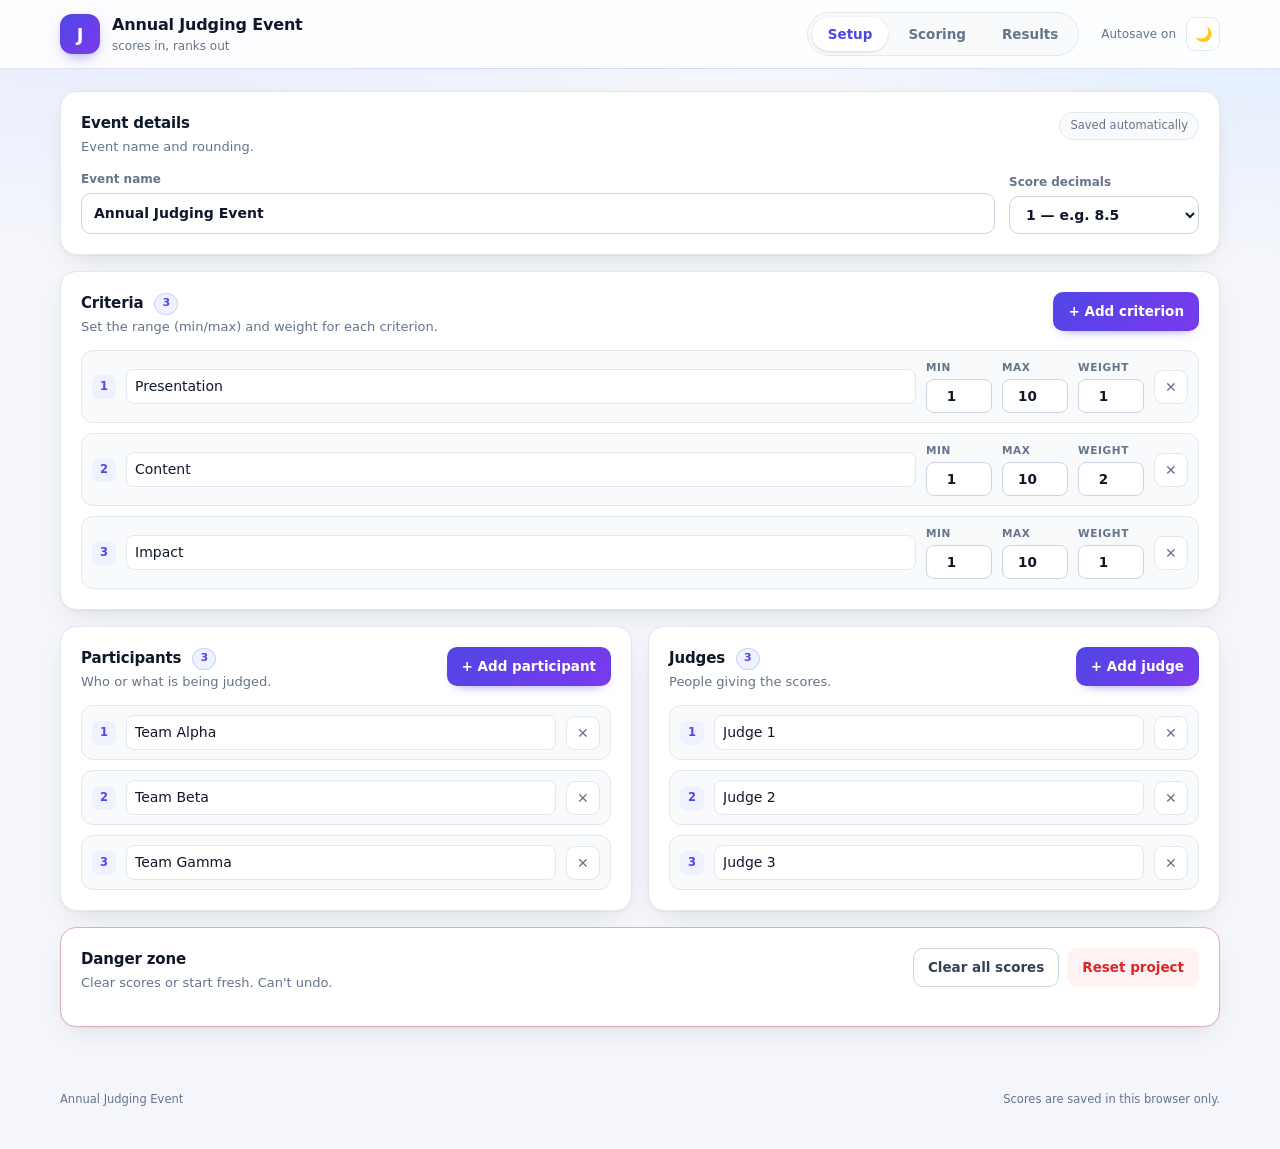
<file: index.html>
<!DOCTYPE html>
<html lang="en">
<head>
  <meta charset="utf-8" />
  <meta name="viewport" content="width=device-width, initial-scale=1" />
  <title>Judging Tool</title>
  <meta name="description" content="Judges enter scores for each criterion; totals and ranks update automatically." />
  <link rel="icon" href="data:image/svg+xml,<svg xmlns='http://www.w3.org/2000/svg' viewBox='0 0 64 64'><rect width='64' height='64' rx='14' fill='%234f46e5'/><text x='32' y='45' font-size='36' font-family='Segoe UI,Arial' font-weight='700' text-anchor='middle' fill='white'>J</text></svg>" />
  <link rel="stylesheet" href="styles.css" />
</head>
<body>
  <header class="topbar">
    <div class="topbar-inner">
      <div class="brand">
        <div class="logo" aria-hidden="true">J</div>
        <div class="brand-text">
          <h1 id="brandTitle">Judging Tool</h1>
          <p class="tagline">scores in, ranks out</p>
        </div>
      </div>
      <nav class="tabs" role="tablist" aria-label="Sections">
        <button class="tab active" data-tab="setup" role="tab" aria-selected="true" type="button">Setup</button>
        <button class="tab" data-tab="scoring" role="tab" aria-selected="false" type="button">Scoring</button>
        <button class="tab" data-tab="results" role="tab" aria-selected="false" type="button">Results</button>
      </nav>
      <div class="topbar-actions">
        <span id="saveState" class="save-state">Autosave on</span>
        <button id="themeToggle" class="icon-btn" type="button" aria-label="Toggle theme">🌙</button>
      </div>
    </div>
  </header>

  <main>
    <!-- setup -->
    <section id="panel-setup" class="tab-panel active" role="tabpanel" aria-label="Setup">
      <div class="panel">
        <div class="panel-head">
          <div>
            <h2>Event details</h2>
            <p class="sub">Event name and rounding.</p>
          </div>
          <span class="panel-note">Saved automatically</span>
        </div>
        <div class="field-row">
          <label class="field grow">
            <span>Event name</span>
            <input id="eventName" type="text" maxlength="80" placeholder="e.g. Annual Design Challenge" />
          </label>
          <label class="field">
            <span>Score decimals</span>
            <select id="decimals">
              <option value="0">0 — whole numbers</option>
              <option value="1">1 — e.g. 8.5</option>
              <option value="2">2 — e.g. 8.25</option>
            </select>
          </label>
        </div>
      </div>

      <div class="panel">
        <div class="panel-head">
          <div>
            <h2>Criteria <span class="count" id="criteriaCount">0</span></h2>
            <p class="sub">Set the range (min/max) and weight for each criterion.</p>
          </div>
          <button id="addCriterion" class="btn" type="button">+ Add criterion</button>
        </div>
        <div id="criteriaList" class="list"></div>
      </div>

      <div class="cols-2">
        <div class="panel">
          <div class="panel-head">
            <div>
              <h2>Participants <span class="count" id="participantsCount">0</span></h2>
              <p class="sub">Who or what is being judged.</p>
            </div>
            <button id="addParticipant" class="btn" type="button">+ Add participant</button>
          </div>
          <div id="participantList" class="list"></div>
        </div>

        <div class="panel">
          <div class="panel-head">
            <div>
              <h2>Judges <span class="count" id="judgesCount">0</span></h2>
              <p class="sub">People giving the scores.</p>
            </div>
            <button id="addJudge" class="btn" type="button">+ Add judge</button>
          </div>
          <div id="judgeList" class="list"></div>
        </div>
      </div>

      <div class="panel danger-panel">
        <div class="panel-head">
          <div>
            <h2>Danger zone</h2>
            <p class="sub">Clear scores or start fresh. Can't undo.</p>
          </div>
          <div class="btn-row">
            <button id="clearAllScores" class="btn ghost" type="button">Clear all scores</button>
            <button id="resetProject" class="btn danger" type="button">Reset project</button>
          </div>
        </div>
      </div>
    </section>

    <!-- scoring -->
    <section id="panel-scoring" class="tab-panel" role="tabpanel" aria-label="Scoring">
      <div class="panel">
        <div class="panel-head">
          <div>
            <h2>Enter scores</h2>
            <p class="sub">Pick a judge and start entering scores. Totals/ranks update as you type.</p>
          </div>
          <button id="clearJudgeScores" class="btn ghost" type="button">Clear this judge</button>
        </div>
        <div id="judgeBar" class="judge-bar"></div>
        <div class="judge-progress-row">
          <p id="judgeProgress" class="judge-progress"></p>
          <span id="judgeProgressPct" class="judge-progress-pct">0%</span>
        </div>
        <div class="progress" aria-hidden="true"><span id="judgeProgressBar"></span></div>
      </div>

      <div class="panel">
        <div class="table-wrap">
          <table id="scoreTable" class="grid-table"></table>
        </div>
      </div>

      <p class="hint">Tip: Tab se next score field me jao. Ranks har score ke saath update hote hain.</p>
    </section>

    <!-- results -->
    <section id="panel-results" class="tab-panel" role="tabpanel" aria-label="Results">
      <div class="print-head">
        <h2 id="printTitle">Judging results</h2>
        <p id="printMeta"></p>
      </div>

      <div id="resultsStats" class="stats"></div>

      <div class="panel">
        <div class="panel-head">
          <div>
            <h2>Leaderboard</h2>
            <p class="sub">Average of all judges, weighted by each criterion.</p>
          </div>
          <div class="btn-row">
            <button id="exportCsv" class="btn" type="button">Export CSV</button>
            <button id="printBtn" class="btn ghost" type="button">Print / PDF</button>
          </div>
        </div>
        <div class="table-wrap">
          <table id="leaderboard" class="grid-table"></table>
        </div>
      </div>

      <div class="panel">
        <div class="panel-head">
          <div>
            <h2>Score breakdown</h2>
            <p class="sub">Average percentage per criterion.</p>
          </div>
        </div>
        <div class="table-wrap">
          <table id="breakdown" class="grid-table"></table>
        </div>
      </div>
    </section>
  </main>

  <footer class="app-footer">
    <span id="footerEvent">Judging Tool</span>
    <span>Scores are saved in this browser only.</span>
  </footer>

  <div id="toast" class="toast" role="status" aria-live="polite"></div>

  <script src="app.js"></script>
</body>
</html>
</file>
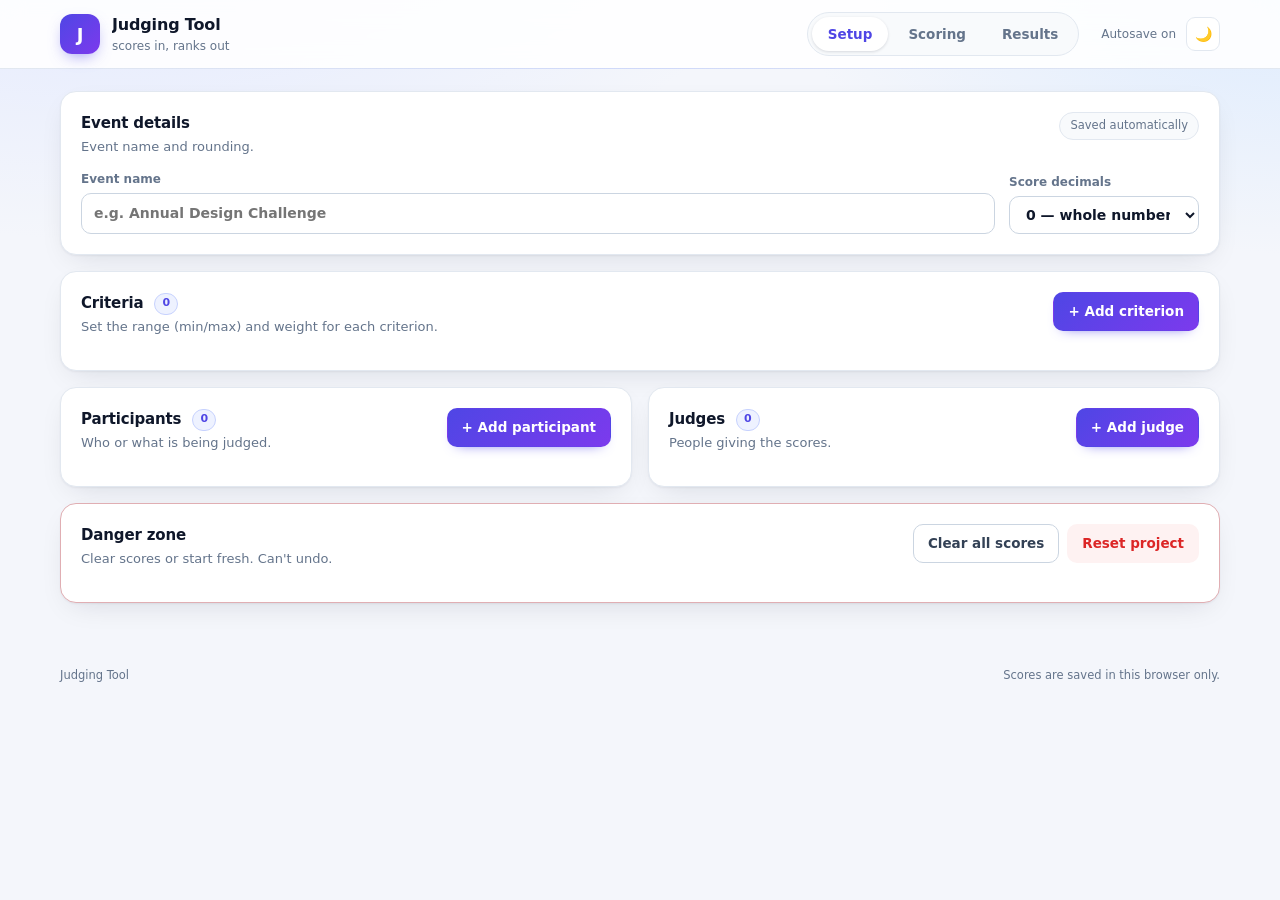
<file: live.html>
<!DOCTYPE html>
<html lang="en">
<head>
  <meta charset="utf-8" />
  <meta name="viewport" content="width=device-width, initial-scale=1" />
  <title>Judging Tool</title>
  <meta name="description" content="Judges enter scores for each criterion; totals and ranks update automatically." />
  <link rel="icon" href="data:image/svg+xml,<svg xmlns='http://www.w3.org/2000/svg' viewBox='0 0 64 64'><rect width='64' height='64' rx='14' fill='%234f46e5'/><text x='32' y='45' font-size='36' font-family='Segoe UI,Arial' font-weight='700' text-anchor='middle' fill='white'>J</text></svg>" />
  <style>
/* styles for the judging tool */

*,
*::before,
*::after {
  box-sizing: border-box;
}

:root {
  --bg: #f4f6fb;
  --bg-grad:
    radial-gradient(1100px 560px at 8% -12%, #e0e7ff 0%, transparent 62%),
    radial-gradient(900px 500px at 102% -4%, #dbeafe 0%, transparent 58%);
  --panel: #ffffff;
  --panel-2: #f8fafc;
  --text: #0f172a;
  --text-soft: #334155;
  --muted: #64748b;
  --line: #e2e8f0;
  --line-strong: #cbd5e1;
  --accent: #4f46e5;
  --accent-2: #7c3aed;
  --accent-soft: #eef2ff;
  --accent-line: #c7d2fe;
  --good: #047857;
  --good-soft: #ecfdf5;
  --warn: #b45309;
  --warn-soft: #fffbeb;
  --danger: #dc2626;
  --danger-soft: #fef2f2;
  --rank1-bg: #fef3c7;
  --rank1-fg: #92400e;
  --rank1-line: #fcd34d;
  --rank2-bg: #f1f5f9;
  --rank2-fg: #475569;
  --rank3-bg: #ffedd5;
  --rank3-fg: #9a3412;
  --tone-low-bg: #fef2f2;
  --tone-low-line: #fecaca;
  --tone-low-fg: #991b1b;
  --tone-mid-bg: #eef2ff;
  --tone-mid-line: #c7d2fe;
  --tone-mid-fg: #3730a3;
  --tone-high-bg: #ecfdf5;
  --tone-high-line: #a7f3d0;
  --tone-high-fg: #065f46;
  --shadow: 0 1px 2px rgba(15, 23, 42, 0.05), 0 10px 30px -12px rgba(15, 23, 42, 0.15);
  --shadow-lift: 0 2px 4px rgba(15, 23, 42, 0.06), 0 18px 40px -18px rgba(15, 23, 42, 0.22);
  --radius: 16px;
  --radius-sm: 10px;
}

[data-theme="dark"] {
  --bg: #0b1020;
  --bg-grad:
    radial-gradient(1100px 560px at 8% -12%, #1e1b4b 0%, transparent 62%),
    radial-gradient(900px 500px at 102% -4%, #0c2a4d 0%, transparent 58%);
  --panel: #111a2e;
  --panel-2: #0e1626;
  --text: #e2e8f0;
  --text-soft: #cbd5e1;
  --muted: #94a3b8;
  --line: #1e293b;
  --line-strong: #334155;
  --accent: #818cf8;
  --accent-2: #a78bfa;
  --accent-soft: #1e1b4b;
  --accent-line: #4338ca;
  --good: #34d399;
  --good-soft: #052e2b;
  --warn: #fbbf24;
  --warn-soft: #3b2a05;
  --danger: #f87171;
  --danger-soft: #3f1212;
  --rank1-bg: #3f2d0a;
  --rank1-fg: #fcd34d;
  --rank1-line: #78530a;
  --rank2-bg: #1e293b;
  --rank2-fg: #cbd5e1;
  --rank3-bg: #3b2412;
  --rank3-fg: #fdba74;
  --tone-low-bg: #2a1215;
  --tone-low-line: #7f1d1d;
  --tone-low-fg: #fca5a5;
  --tone-mid-bg: #1e1b4b;
  --tone-mid-line: #4338ca;
  --tone-mid-fg: #c7d2fe;
  --tone-high-bg: #052e2b;
  --tone-high-line: #065f46;
  --tone-high-fg: #6ee7b7;
  --shadow: 0 1px 2px rgba(0, 0, 0, 0.4), 0 18px 40px -20px rgba(0, 0, 0, 0.8);
  --shadow-lift: 0 2px 6px rgba(0, 0, 0, 0.5), 0 24px 50px -22px rgba(0, 0, 0, 0.9);
}

html {
  -webkit-text-size-adjust: 100%;
}

body {
  margin: 0;
  min-height: 100vh;
  font-family: "Segoe UI Variable Text", "Segoe UI", system-ui, -apple-system, "Helvetica Neue", Arial, sans-serif;
  font-size: 15px;
  line-height: 1.5;
  color: var(--text);
  background-color: var(--bg);
  background-image: var(--bg-grad);
  background-attachment: fixed;
  -webkit-font-smoothing: antialiased;
  text-rendering: optimizeLegibility;
}

h1,
h2 {
  letter-spacing: -0.01em;
}

p {
  margin: 0;
}

/* ---------- top bar ---------- */

.topbar {
  position: sticky;
  top: 0;
  z-index: 50;
  border-bottom: 1px solid var(--line);
  background: var(--panel);
  background: color-mix(in srgb, var(--panel) 88%, transparent);
  backdrop-filter: blur(12px);
  -webkit-backdrop-filter: blur(12px);
}

.topbar::after {
  content: "";
  position: absolute;
  right: 0;
  bottom: -1px;
  left: 0;
  height: 1px;
  background: linear-gradient(90deg, transparent, var(--accent-line), transparent);
  opacity: 0.7;
  pointer-events: none;
}

.topbar-inner {
  display: flex;
  align-items: center;
  gap: 18px;
  max-width: 1200px;
  margin: 0 auto;
  padding: 12px 20px;
}

.brand {
  display: flex;
  align-items: center;
  gap: 12px;
  min-width: 0;
}

.logo {
  display: grid;
  place-items: center;
  flex: 0 0 40px;
  width: 40px;
  height: 40px;
  border-radius: 12px;
  font-size: 18px;
  font-weight: 800;
  color: #fff;
  background: linear-gradient(135deg, #4f46e5, #7c3aed);
  box-shadow: 0 6px 16px -6px rgba(79, 70, 229, 0.65);
}

.brand-text {
  min-width: 0;
}

.brand-text h1 {
  margin: 0;
  max-width: 320px;
  overflow: hidden;
  font-size: 16px;
  white-space: nowrap;
  text-overflow: ellipsis;
}

.tagline {
  font-size: 12px;
  color: var(--muted);
}

.tabs {
  display: flex;
  gap: 4px;
  margin-left: auto;
  padding: 4px;
  border: 1px solid var(--line);
  border-radius: 999px;
  background: var(--panel-2);
}

.tab {
  padding: 7px 16px;
  border: 0;
  border-radius: 999px;
  background: transparent;
  color: var(--muted);
  font: inherit;
  font-size: 13.5px;
  font-weight: 600;
  cursor: pointer;
  transition: color 0.16s, background 0.16s, box-shadow 0.16s;
}

.tab:hover {
  color: var(--text);
}

.tab.active {
  background: var(--panel);
  color: var(--accent);
  box-shadow: 0 1px 3px rgba(15, 23, 42, 0.14);
}

[data-theme="dark"] .tab.active {
  background: var(--accent-soft);
}

.topbar-actions {
  display: flex;
  align-items: center;
  gap: 10px;
  margin-left: 4px;
}

.save-state {
  font-size: 12px;
  color: var(--muted);
  transition: color 0.2s;
}

.save-state.flash {
  color: var(--good);
  font-weight: 600;
}

/* ---------- layout ---------- */

main {
  max-width: 1200px;
  margin: 0 auto;
  padding: 22px 20px 64px;
}

.tab-panel {
  display: none;
}

.tab-panel.active {
  display: grid;
  gap: 16px;
  animation: fade-in 0.18s ease;
}

@keyframes fade-in {
  from {
    opacity: 0;
    transform: translateY(4px);
  }
  to {
    opacity: 1;
    transform: none;
  }
}

.panel {
  padding: 20px;
  border: 1px solid var(--line);
  border-radius: var(--radius);
  background: var(--panel);
  box-shadow: var(--shadow);
}

.panel-head {
  display: flex;
  flex-wrap: wrap;
  align-items: flex-start;
  justify-content: space-between;
  gap: 14px;
  margin-bottom: 14px;
}

.panel-head h2 {
  margin: 0 0 2px;
  font-size: 15px;
}

.count {
  display: inline-grid;
  place-items: center;
  min-width: 22px;
  height: 22px;
  margin-left: 6px;
  padding: 0 7px;
  border: 1px solid var(--accent-line);
  border-radius: 999px;
  background: var(--accent-soft);
  color: var(--accent);
  font-size: 11px;
  font-weight: 700;
  vertical-align: 2px;
}

.panel-note {
  padding: 4px 10px;
  border: 1px solid var(--line);
  border-radius: 999px;
  background: var(--panel-2);
  color: var(--muted);
  font-size: 11.5px;
}

.sub {
  font-size: 13px;
  color: var(--muted);
}

.cols-2 {
  display: grid;
  grid-template-columns: 1fr 1fr;
  gap: 16px;
  align-items: start;
}

.btn-row {
  display: flex;
  flex-wrap: wrap;
  gap: 8px;
}

/* ---------- buttons ---------- */

.btn {
  display: inline-flex;
  align-items: center;
  gap: 6px;
  padding: 8px 14px;
  border: 1px solid transparent;
  border-radius: 10px;
  background: linear-gradient(135deg, var(--accent), var(--accent-2));
  color: #fff;
  font: inherit;
  font-size: 13.5px;
  font-weight: 600;
  white-space: nowrap;
  cursor: pointer;
  box-shadow: 0 6px 14px -10px var(--accent);
  transition: filter 0.16s, transform 0.16s, box-shadow 0.16s, border-color 0.16s, color 0.16s,
    background 0.16s;
}

.btn:hover {
  filter: brightness(1.06);
  transform: translateY(-1px);
  box-shadow: 0 12px 24px -14px var(--accent);
}

.btn:active {
  transform: none;
}

.btn:disabled {
  opacity: 0.45;
  pointer-events: none;
}

.btn.ghost {
  background: var(--panel);
  border-color: var(--line-strong);
  color: var(--text-soft);
  box-shadow: none;
}

.btn.ghost:hover {
  border-color: var(--accent);
  color: var(--accent);
}

.btn.danger {
  background: var(--danger-soft);
  border-color: transparent;
  color: var(--danger);
  box-shadow: none;
}

.btn.danger:hover {
  border-color: var(--danger);
}

.icon-btn {
  display: grid;
  place-items: center;
  width: 34px;
  height: 34px;
  border: 1px solid var(--line);
  border-radius: 9px;
  background: var(--panel);
  color: var(--muted);
  font-size: 14px;
  cursor: pointer;
  transition: color 0.16s, border-color 0.16s, background 0.16s;
}

.icon-btn:hover {
  color: var(--text);
  border-color: var(--line-strong);
}

.icon-btn.danger:hover {
  color: var(--danger);
  border-color: var(--danger);
  background: var(--danger-soft);
}

button:focus-visible,
input:focus-visible,
select:focus-visible {
  outline: 2px solid var(--accent);
  outline-offset: 2px;
}

/* ---------- form fields ---------- */

.field {
  display: grid;
  gap: 5px;
  font-size: 12px;
  font-weight: 600;
  color: var(--muted);
}

.field input,
.field select {
  width: 100%;
  padding: 9px 12px;
  border: 1px solid var(--line-strong);
  border-radius: var(--radius-sm);
  background: var(--panel);
  color: var(--text);
  font: inherit;
  font-size: 14px;
}

.field-row {
  display: flex;
  flex-wrap: wrap;
  align-items: flex-end;
  gap: 14px;
}

.field-row .field:not(.grow) {
  width: 190px;
}

.grow {
  flex: 1 1 220px;
  min-width: 0;
}

/* ---------- setup lists ---------- */

.list {
  display: grid;
  gap: 10px;
}

.row {
  display: flex;
  align-items: center;
  gap: 10px;
  padding: 9px 10px;
  border: 1px solid var(--line);
  border-radius: 12px;
  background: var(--panel-2);
}

.row-num {
  display: grid;
  place-items: center;
  flex: 0 0 24px;
  width: 24px;
  height: 24px;
  border-radius: 7px;
  background: var(--accent-soft);
  color: var(--accent);
  font-size: 11.5px;
  font-weight: 700;
}

.row > input[data-role] {
  flex: 1 1 auto;
  min-width: 0;
  padding: 6px 8px;
  border: 1px solid var(--line);
  border-radius: 8px;
  background: var(--panel);
  color: var(--text);
  font: inherit;
  font-size: 14px;
  transition: border-color 0.15s, box-shadow 0.15s;
}

.row > input[data-role]:hover {
  border-color: var(--line-strong);
}

.row > input[data-role]:focus {
  border-color: var(--accent);
  box-shadow: 0 0 0 3px color-mix(in srgb, var(--accent) 16%, transparent);
  outline: none;
}

.mini {
  display: grid;
  gap: 3px;
  font-size: 10.5px;
  font-weight: 700;
  letter-spacing: 0.06em;
  text-transform: uppercase;
  color: var(--muted);
}

.mini input {
  width: 66px;
  padding: 6px;
  border: 1px solid var(--line-strong);
  border-radius: 8px;
  background: var(--panel);
  color: var(--text);
  font: inherit;
  font-size: 13.5px;
  font-variant-numeric: tabular-nums;
  text-align: center;
}

.empty {
  padding: 18px;
  border: 1px dashed var(--line-strong);
  border-radius: 12px;
  color: var(--muted);
  font-size: 13.5px;
  text-align: center;
}

.danger-panel {
  border-color: color-mix(in srgb, var(--danger) 30%, var(--line));
}

/* ---------- scoring ---------- */

.judge-bar {
  display: flex;
  flex-wrap: wrap;
  gap: 8px;
  margin: 2px 0 10px;
}

.judge-pill {
  display: inline-flex;
  align-items: center;
  gap: 9px;
  padding: 8px 14px;
  border: 1px solid var(--line-strong);
  border-radius: 999px;
  background: var(--panel);
  color: var(--text-soft);
  font: inherit;
  font-size: 13.5px;
  font-weight: 600;
  cursor: pointer;
  transition: border-color 0.16s, background 0.16s, color 0.16s;
}

.judge-pill:hover {
  border-color: var(--accent);
}

.judge-pill.active {
  border-color: var(--accent);
  background: var(--accent-soft);
  color: var(--accent);
  box-shadow: 0 6px 16px -12px var(--accent);
}

.judge-count {
  padding: 2px 7px;
  border: 1px solid var(--line);
  border-radius: 999px;
  background: var(--panel-2);
  color: var(--muted);
  font-size: 11px;
  font-weight: 700;
  font-variant-numeric: tabular-nums;
}

.judge-pill.active .judge-count {
  border-color: var(--accent-line);
  background: var(--panel);
  color: var(--accent);
}

.judge-progress {
  margin: 0;
  font-size: 13px;
  color: var(--muted);
}

.judge-progress strong {
  color: var(--text);
}

.judge-progress-row {
  display: flex;
  align-items: center;
  justify-content: space-between;
  gap: 12px;
  margin-top: 2px;
}

.judge-progress-pct {
  color: var(--accent);
  font-size: 12px;
  font-weight: 700;
  font-variant-numeric: tabular-nums;
}

.progress {
  height: 6px;
  margin-top: 8px;
  overflow: hidden;
  border: 1px solid var(--line);
  border-radius: 999px;
  background: var(--panel-2);
}

.progress span {
  display: block;
  width: 0;
  height: 100%;
  border-radius: 999px;
  background: linear-gradient(90deg, var(--accent), var(--accent-2));
  transition: width 0.3s ease;
}

/* summary cards on the results tab */
.stats {
  display: grid;
  grid-template-columns: repeat(4, minmax(0, 1fr));
  gap: 12px;
}

.stat {
  position: relative;
  overflow: hidden;
  padding: 16px 18px;
  border: 1px solid var(--line);
  border-radius: 14px;
  background: var(--panel);
  box-shadow: var(--shadow);
}

.stat::before {
  content: "";
  position: absolute;
  inset: 0 auto 0 0;
  width: 3px;
  background: linear-gradient(180deg, var(--accent), var(--accent-2));
}

.stat-label {
  display: block;
  color: var(--muted);
  font-size: 10.5px;
  font-weight: 700;
  letter-spacing: 0.07em;
  text-transform: uppercase;
}

.stat-value {
  display: block;
  margin-top: 3px;
  overflow: hidden;
  font-size: 26px;
  font-weight: 750;
  font-variant-numeric: tabular-nums;
  letter-spacing: -0.02em;
  line-height: 1.15;
  white-space: nowrap;
  text-overflow: ellipsis;
}

.stat-value.small {
  font-size: 18px;
  line-height: 1.35;
}

.stat-sub {
  display: block;
  margin-top: 2px;
  color: var(--muted);
  font-size: 11.5px;
}

.app-footer {
  display: flex;
  flex-wrap: wrap;
  justify-content: space-between;
  gap: 6px 18px;
  max-width: 1200px;
  margin: 0 auto;
  padding: 0 20px 40px;
  color: var(--muted);
  font-size: 11.5px;
}

.print-head {
  display: none;
}

/* ---------- tables ---------- */

.table-wrap {
  max-height: min(66vh, 660px);
  overflow: auto;
  border: 1px solid var(--line);
  border-radius: 12px;
}

.grid-table {
  width: 100%;
  min-width: 640px;
  border-collapse: separate;
  border-spacing: 0;
  font-size: 13.5px;
}

.grid-table th,
.grid-table td {
  padding: 10px 12px;
  border-bottom: 1px solid var(--line);
  text-align: left;
  vertical-align: middle;
}

.grid-table thead th {
  position: sticky;
  top: 0;
  z-index: 2;
  border-bottom: 1px solid var(--line);
  background: var(--panel-2);
  color: var(--muted);
  font-size: 11.5px;
  font-weight: 700;
  letter-spacing: 0.06em;
  text-transform: uppercase;
  white-space: nowrap;
}

.th-sub {
  display: block;
  margin-top: 1px;
  color: var(--muted);
  font-size: 10px;
  font-weight: 600;
  letter-spacing: 0;
  text-transform: none;
}

.grid-table tbody tr:last-child td {
  border-bottom: 0;
}

.grid-table tbody tr {
  transition: background-color 0.12s ease;
}

.grid-table tbody tr:hover {
  background: var(--panel-2);
}

.grid-table .sticky-col {
  position: sticky;
  left: 0;
  z-index: 1;
  border-right: 1px solid var(--line);
  background: var(--panel);
}

.grid-table thead .sticky-col {
  z-index: 3;
  background: var(--panel-2);
}

.grid-table tbody tr:hover .sticky-col {
  background: var(--panel-2);
}

.p-name {
  display: block;
  font-weight: 650;
}

.p-sub {
  display: block;
  color: var(--muted);
  font-size: 10.5px;
  font-weight: 600;
}

.score-input {
  width: 82px;
  padding: 7px 8px;
  border: 1px solid var(--line-strong);
  border-radius: 9px;
  background: var(--panel);
  color: var(--text);
  font: inherit;
  font-size: 15px;
  font-weight: 650;
  font-variant-numeric: tabular-nums;
  text-align: center;
  appearance: textfield;
  -moz-appearance: textfield;
  transition: border-color 0.15s, background 0.15s, box-shadow 0.15s;
}

/* hide the up/down arrows on number inputs, chrome adds them */
.score-input::-webkit-outer-spin-button,
.score-input::-webkit-inner-spin-button {
  margin: 0;
  -webkit-appearance: none;
}

.score-input:hover {
  border-color: var(--accent);
}

.score-input:focus {
  border-color: var(--accent);
  box-shadow: 0 0 0 3px color-mix(in srgb, var(--accent) 18%, transparent);
  outline: none;
}

.score-input.has-value {
  border-color: var(--accent-line);
  background: var(--accent-soft);
}

.score-input.tone-low {
  border-color: var(--tone-low-line);
  background: var(--tone-low-bg);
  color: var(--tone-low-fg);
}

.score-input.tone-mid {
  border-color: var(--tone-mid-line);
  background: var(--tone-mid-bg);
  color: var(--tone-mid-fg);
}

.score-input.tone-high {
  border-color: var(--tone-high-line);
  background: var(--tone-high-bg);
  color: var(--tone-high-fg);
}

.cell-total {
  font-variant-numeric: tabular-nums;
  white-space: nowrap;
}

.score-big {
  font-size: 15px;
  font-weight: 750;
}

.score-sub {
  display: block;
  color: var(--muted);
  font-size: 10.5px;
  font-weight: 600;
}

.score-sub.warn {
  color: var(--warn);
}

.rank {
  display: inline-grid;
  place-items: center;
  width: 28px;
  height: 28px;
  border: 1px solid var(--line);
  border-radius: 999px;
  background: var(--panel-2);
  color: var(--muted);
  font-size: 13px;
  font-weight: 800;
  font-variant-numeric: tabular-nums;
}

.rank-1 {
  border-color: var(--rank1-line);
  background: var(--rank1-bg);
  color: var(--rank1-fg);
}

.rank-2 {
  background: var(--rank2-bg);
  color: var(--rank2-fg);
}

.rank-3 {
  background: var(--rank3-bg);
  color: var(--rank3-fg);
}

tr.podium .p-name {
  font-weight: 750;
}

.muted {
  color: var(--muted);
}

.table-empty {
  padding: 34px 20px;
  color: var(--muted);
  text-align: center;
}

.hint {
  margin: -4px 2px 0;
  color: var(--muted);
  font-size: 12.5px;
}

/* ---------- toast ---------- */

.toast {
  position: fixed;
  bottom: 24px;
  left: 50%;
  z-index: 100;
  padding: 10px 18px;
  border-radius: 999px;
  background: var(--text);
  color: var(--panel);
  box-shadow: var(--shadow);
  font-size: 13px;
  font-weight: 600;
  opacity: 0;
  pointer-events: none;
  transform: translate(-50%, 20px);
  transition: opacity 0.25s, transform 0.25s;
}

.toast.show {
  opacity: 1;
  transform: translate(-50%, 0);
}

/* ---------- responsive ---------- */

@media (max-width: 900px) {
  .cols-2 {
    grid-template-columns: 1fr;
  }

  .brand-text h1 {
    max-width: 180px;
  }

  .stats {
    grid-template-columns: repeat(2, minmax(0, 1fr));
  }
}

@media (max-width: 760px) {
  .topbar-inner {
    flex-wrap: wrap;
    gap: 10px 14px;
    padding: 10px 14px;
  }

  .tabs {
    order: 3;
    width: 100%;
    justify-content: space-between;
    margin-left: 0;
  }

  .tab {
    flex: 1;
    padding: 8px 10px;
  }

  .topbar-actions {
    margin-left: auto;
  }

  .save-state {
    display: none;
  }

  main {
    padding: 16px 14px 48px;
  }

  .panel {
    padding: 16px;
  }

  .stat {
    padding: 13px 15px;
  }

  .stat-value {
    font-size: 22px;
  }

  .app-footer {
    padding: 0 14px 32px;
  }

  .row {
    flex-wrap: wrap;
  }

  .mini input {
    width: 58px;
  }
}

/* ---------- print ---------- */

@media print {
  @page {
    margin: 14mm;
  }

  body {
    background: #fff;
    color: #000;
  }

  .topbar,
  .toast,
  .hint,
  .btn,
  .icon-btn,
  .save-state,
  .stats,
  .app-footer,
  .panel-note {
    display: none !important;
  }

  .print-head {
    display: block !important;
    margin-bottom: 18px;
    padding-bottom: 10px;
    border-bottom: 2px solid #222;
  }

  .print-head h2 {
    margin: 0;
    font-size: 20px;
  }

  .print-head p {
    margin: 3px 0 0;
    font-size: 12px;
    color: #444;
  }

  main {
    max-width: none;
    padding: 0;
  }

  .tab-panel {
    display: none !important;
  }

  #panel-results {
    display: grid !important;
    gap: 14px;
  }

  .panel {
    border: 1px solid #ddd;
    box-shadow: none;
    break-inside: avoid;
  }

  .table-wrap {
    max-height: none;
    overflow: visible;
    border: 0;
  }

  .grid-table {
    min-width: 0;
  }

  .grid-table thead th,
  .grid-table .sticky-col {
    position: static;
  }
}

</style>
</head>
<body>
  <header class="topbar">
    <div class="topbar-inner">
      <div class="brand">
        <div class="logo" aria-hidden="true">J</div>
        <div class="brand-text">
          <h1 id="brandTitle">Judging Tool</h1>
          <p class="tagline">scores in, ranks out</p>
        </div>
      </div>
      <nav class="tabs" role="tablist" aria-label="Sections">
        <button class="tab active" data-tab="setup" role="tab" aria-selected="true" type="button">Setup</button>
        <button class="tab" data-tab="scoring" role="tab" aria-selected="false" type="button">Scoring</button>
        <button class="tab" data-tab="results" role="tab" aria-selected="false" type="button">Results</button>
      </nav>
      <div class="topbar-actions">
        <span id="saveState" class="save-state">Autosave on</span>
        <button id="themeToggle" class="icon-btn" type="button" aria-label="Toggle theme">🌙</button>
      </div>
    </div>
  </header>

  <main>
    <!-- setup -->
    <section id="panel-setup" class="tab-panel active" role="tabpanel" aria-label="Setup">
      <div class="panel">
        <div class="panel-head">
          <div>
            <h2>Event details</h2>
            <p class="sub">Event name and rounding.</p>
          </div>
          <span class="panel-note">Saved automatically</span>
        </div>
        <div class="field-row">
          <label class="field grow">
            <span>Event name</span>
            <input id="eventName" type="text" maxlength="80" placeholder="e.g. Annual Design Challenge" />
          </label>
          <label class="field">
            <span>Score decimals</span>
            <select id="decimals">
              <option value="0">0 — whole numbers</option>
              <option value="1">1 — e.g. 8.5</option>
              <option value="2">2 — e.g. 8.25</option>
            </select>
          </label>
        </div>
      </div>

      <div class="panel">
        <div class="panel-head">
          <div>
            <h2>Criteria <span class="count" id="criteriaCount">0</span></h2>
            <p class="sub">Set the range (min/max) and weight for each criterion.</p>
          </div>
          <button id="addCriterion" class="btn" type="button">+ Add criterion</button>
        </div>
        <div id="criteriaList" class="list"></div>
      </div>

      <div class="cols-2">
        <div class="panel">
          <div class="panel-head">
            <div>
              <h2>Participants <span class="count" id="participantsCount">0</span></h2>
              <p class="sub">Who or what is being judged.</p>
            </div>
            <button id="addParticipant" class="btn" type="button">+ Add participant</button>
          </div>
          <div id="participantList" class="list"></div>
        </div>

        <div class="panel">
          <div class="panel-head">
            <div>
              <h2>Judges <span class="count" id="judgesCount">0</span></h2>
              <p class="sub">People giving the scores.</p>
            </div>
            <button id="addJudge" class="btn" type="button">+ Add judge</button>
          </div>
          <div id="judgeList" class="list"></div>
        </div>
      </div>

      <div class="panel danger-panel">
        <div class="panel-head">
          <div>
            <h2>Danger zone</h2>
            <p class="sub">Clear scores or start fresh. Can't undo.</p>
          </div>
          <div class="btn-row">
            <button id="clearAllScores" class="btn ghost" type="button">Clear all scores</button>
            <button id="resetProject" class="btn danger" type="button">Reset project</button>
          </div>
        </div>
      </div>
    </section>

    <!-- scoring -->
    <section id="panel-scoring" class="tab-panel" role="tabpanel" aria-label="Scoring">
      <div class="panel">
        <div class="panel-head">
          <div>
            <h2>Enter scores</h2>
            <p class="sub">Pick a judge and start entering scores. Totals/ranks update as you type.</p>
          </div>
          <button id="clearJudgeScores" class="btn ghost" type="button">Clear this judge</button>
        </div>
        <div id="judgeBar" class="judge-bar"></div>
        <div class="judge-progress-row">
          <p id="judgeProgress" class="judge-progress"></p>
          <span id="judgeProgressPct" class="judge-progress-pct">0%</span>
        </div>
        <div class="progress" aria-hidden="true"><span id="judgeProgressBar"></span></div>
      </div>

      <div class="panel">
        <div class="table-wrap">
          <table id="scoreTable" class="grid-table"></table>
        </div>
      </div>

      <p class="hint">Tip: Tab se next score field me jao. Ranks har score ke saath update hote hain.</p>
    </section>

    <!-- results -->
    <section id="panel-results" class="tab-panel" role="tabpanel" aria-label="Results">
      <div class="print-head">
        <h2 id="printTitle">Judging results</h2>
        <p id="printMeta"></p>
      </div>

      <div id="resultsStats" class="stats"></div>

      <div class="panel">
        <div class="panel-head">
          <div>
            <h2>Leaderboard</h2>
            <p class="sub">Average of all judges, weighted by each criterion.</p>
          </div>
          <div class="btn-row">
            <button id="exportCsv" class="btn" type="button">Export CSV</button>
            <button id="printBtn" class="btn ghost" type="button">Print / PDF</button>
          </div>
        </div>
        <div class="table-wrap">
          <table id="leaderboard" class="grid-table"></table>
        </div>
      </div>

      <div class="panel">
        <div class="panel-head">
          <div>
            <h2>Score breakdown</h2>
            <p class="sub">Average percentage per criterion.</p>
          </div>
        </div>
        <div class="table-wrap">
          <table id="breakdown" class="grid-table"></table>
        </div>
      </div>
    </section>
  </main>

  <footer class="app-footer">
    <span id="footerEvent">Judging Tool</span>
    <span>Scores are saved in this browser only.</span>
  </footer>

  <div id="toast" class="toast" role="status" aria-live="polite"></div>

  <script>
(function () {
  if (window.__judgingBooted) return;
  window.__judgingBooted = true;
// judging tool
// score entry -> totals -> ranks, all client side.
// todo: maybe add an undo button later

'use strict';

// helpers

const STORAGE_KEY = 'judging-tool.v1';
const THEME_KEY = 'judging-tool.theme';

const $ = (sel, root = document) => root.querySelector(sel);
const $ = (sel, root = document) => Array.from(root.querySelectorAll(sel));

let state;
let activeTab = 'setup';
let saveTimer = null;
let toastTimer = null;

function uid(prefix = 'id') {
  return `${prefix}_${Math.random().toString(36).slice(2, 9)}`;
}

function isNum(v) {
  return typeof v === 'number' && Number.isFinite(v);
}

function round(v, d = 1) {
  if (!isNum(v)) return v;
  const f = 10 ** d;
  return Math.round((v + Number.EPSILON) * f) / f;
}

function fmt(v, d) {
  if (!isNum(v)) return '—';
  const r = round(v, d);
  return Number.isInteger(r) ? String(r) : r.toFixed(d);
}

function esc(s) {
  return String(s ?? '').replace(/[&<>"']/g, (m) => ({
    '&': '&amp;',
    '<': '&lt;',
    '>': '&gt;',
    '"': '&quot;',
    "'": '&#39;',
  }[m]));
}

function num(value) {
  const v = Number(String(value).trim().replace(',', '.'));
  return Number.isFinite(v) ? v : NaN;
}

// state / storage

function sampleState() {
  const criteria = [
    ['Presentation', 1, 10, 1],
    ['Content', 1, 10, 2],
    ['Impact', 1, 10, 1],
  ].map(([name, min, max, weight]) => ({ id: uid('c'), name, min, max, weight }));

  const participants = ['Team Alpha', 'Team Beta', 'Team Gamma'].map((name) => ({
    id: uid('p'),
    name,
  }));

  const judges = ['Judge 1', 'Judge 2', 'Judge 3'].map((name) => ({ id: uid('j'), name }));

  return {
    eventName: 'Annual Judging Event',
    decimals: 1,
    criteria,
    participants,
    judges,
    scores: {},
    activeJudgeId: judges[0].id,
  };
}

function sanitizeState(raw) {
  if (!raw || typeof raw !== 'object') return null;

  const criteria = (Array.isArray(raw.criteria) ? raw.criteria : [])
    .filter((c) => c && c.id)
    .map((c) => {
      const min = Number(c.min);
      const max = Number(c.max);
      const weight = Number(c.weight);
      return {
        id: String(c.id),
        name: String(c.name ?? '').slice(0, 60),
        min: Number.isFinite(min) ? min : 0,
        max: Number.isFinite(max) ? max : 10,
        weight: Number.isFinite(weight) && weight > 0 ? weight : 1,
      };
    });

  criteria.forEach((c) => {
    if (c.max <= c.min) c.max = c.min + 1;
  });

  const participants = (Array.isArray(raw.participants) ? raw.participants : [])
    .filter((p) => p && p.id)
    .map((p) => ({ id: String(p.id), name: String(p.name ?? '').slice(0, 60) }));

  const judges = (Array.isArray(raw.judges) ? raw.judges : [])
    .filter((j) => j && j.id)
    .map((j) => ({ id: String(j.id), name: String(j.name ?? '').slice(0, 60) }));

  const s = {
    eventName: String(raw.eventName ?? 'Judging Event').slice(0, 80),
    decimals: [0, 1, 2].includes(Number(raw.decimals)) ? Number(raw.decimals) : 1,
    criteria,
    participants,
    judges,
    scores: {},
    activeJudgeId: String(raw.activeJudgeId ?? ''),
  };

  const pIds = new Set(participants.map((p) => p.id));
  const jIds = new Set(judges.map((j) => j.id));
  const cIds = new Set(criteria.map((c) => c.id));
  const src = raw.scores && typeof raw.scores === 'object' ? raw.scores : {};

  for (const [jid, byP] of Object.entries(src)) {
    if (!jIds.has(jid) || !byP || typeof byP !== 'object') continue;
    for (const [pid, byC] of Object.entries(byP)) {
      if (!pIds.has(pid) || !byC || typeof byC !== 'object') continue;
      for (const [cid, value] of Object.entries(byC)) {
        const v = Number(value);
        if (!cIds.has(cid) || !Number.isFinite(v)) continue;
        (s.scores[jid] ??= {})[pid] ??= {};
        s.scores[jid][pid][cid] = v;
      }
    }
  }

  if (!jIds.has(s.activeJudgeId)) s.activeJudgeId = judges[0]?.id ?? '';
  return s;
}

function loadState() {
  try {
    const raw = localStorage.getItem(STORAGE_KEY);
    if (!raw) return null;
    return sanitizeState(JSON.parse(raw));
  } catch {
    return null;
  }
}

function save() {
  // console.log(state); // uncomment when debugging
  try {
    localStorage.setItem(STORAGE_KEY, JSON.stringify(state));
  } catch {
    // storage might be blocked in some browsers, app still works in memory
  }
  const el = $('#saveState');
  if (!el) return;
  el.textContent = 'Saved ✓';
  el.classList.add('flash');
  clearTimeout(saveTimer);
  saveTimer = setTimeout(() => {
    el.textContent = 'Autosave on';
    el.classList.remove('flash');
  }, 1300);
}

let syncTimer = null;
function scheduleSync() {
  clearTimeout(syncTimer);
  syncTimer = setTimeout(save, 220);
}

// math

function toPct(value, criterion) {
  const span = criterion.max - criterion.min;
  if (span <= 0) return 0;
  const pct = ((value - criterion.min) / span) * 100;
  return Math.min(100, Math.max(0, pct));
}

// colour hint for the score boxes: low / mid / high
function scoreTone(value, criterion) {
  const pct = toPct(value, criterion);
  if (pct >= 75) return 'tone-high';
  if (pct >= 50) return 'tone-mid';
  return 'tone-low';
}

function paintScore(input) {
  const c = state.criteria.find((x) => x.id === input.dataset.criterion);
  const raw = input.value.trim();
  input.classList.remove('has-value', 'tone-low', 'tone-mid', 'tone-high');
  if (!c || raw === '') return;
  const v = num(raw);
  if (!Number.isFinite(v)) return;
  input.classList.add('has-value', scoreTone(v, c));
}

// total for one judge on one participant, 0-100
// missing criteria are skipped (completeness is shown in the ui)
function judgeTotal(judgeId, participantId) {
  const byC = state.scores[judgeId]?.[participantId];
  if (!byC) return null;

  let weighted = 0;
  let weightSum = 0;
  let scored = 0;

  for (const c of state.criteria) {
    const v = byC[c.id];
    if (!isNum(v)) continue;
    weighted += toPct(v, c) * c.weight;
    weightSum += c.weight;
    scored += 1;
  }

  if (!scored || weightSum === 0) return null;
  return { total: weighted / weightSum, scored, of: state.criteria.length };
}

function judgeProgress(judgeId) {
  const total = state.participants.length * state.criteria.length;
  let filled = 0;
  for (const p of state.participants) {
    const byC = state.scores[judgeId]?.[p.id];
    if (!byC) continue;
    for (const c of state.criteria) if (isNum(byC[c.id])) filled += 1;
  }
  return { filled, total };
}

function participantProgress(judgeId, participantId) {
  const byC = state.scores[judgeId]?.[participantId];
  let filled = 0;
  for (const c of state.criteria) if (isNum(byC?.[c.id])) filled += 1;
  return `${filled}/${state.criteria.length} scores`;
}

function getResults() {
  const rows = state.participants.map((p) => {
    const judgeTotals = {};
    let sum = 0;
    let count = 0;

    for (const j of state.judges) {
      const t = judgeTotal(j.id, p.id);
      judgeTotals[j.id] = t;
      if (t) {
        sum += t.total;
        count += 1;
      }
    }

    return {
      participant: p,
      judgeTotals,
      overall: count ? sum / count : null,
      judgesCount: count,
      rank: null,
    };
  });

  const ranked = rows
    .filter((r) => r.overall !== null)
    .sort((a, b) => b.overall - a.overall);

  let prevKey = null;
  let prevRank = 0;

  ranked.forEach((r, i) => {
    const key = round(r.overall, state.decimals);
    if (prevKey !== null && Math.abs(key - prevKey) < 1e-9) {
      r.rank = prevRank;
    } else {
      r.rank = i + 1;
      prevRank = r.rank;
    }
    prevKey = key;
  });

  return {
    rows,
    ranked,
    ordered: [...ranked, ...rows.filter((r) => r.overall === null)],
  };
}

function critAvg(participant, criterion) {
  let sum = 0;
  let n = 0;
  for (const j of state.judges) {
    const v = state.scores[j.id]?.[participant.id]?.[criterion.id];
    if (!isNum(v)) continue;
    sum += toPct(v, criterion);
    n += 1;
  }
  return n ? sum / n : null;
}

function setScore(judgeId, participantId, criterionId, value) {
  (state.scores[judgeId] ??= {})[participantId] ??= {};
  state.scores[judgeId][participantId][criterionId] = value;
}

function clearScore(judgeId, participantId, criterionId) {
  const byC = state.scores[judgeId]?.[participantId];
  if (!byC) return;
  delete byC[criterionId];
  if (!Object.keys(byC).length) delete state.scores[judgeId][participantId];
  if (state.scores[judgeId] && !Object.keys(state.scores[judgeId]).length) {
    delete state.scores[judgeId];
  }
}

// ui helpers

function updateBrand() {
  const name = (state.eventName || '').trim() || 'Judging Tool';
  $('#brandTitle').textContent = name;
  document.title = name;
  const footer = $('#footerEvent');
  if (footer) footer.textContent = name;
}

function toast(message) {
  const el = $('#toast');
  el.textContent = message;
  el.classList.add('show');
  clearTimeout(toastTimer);
  toastTimer = setTimeout(() => el.classList.remove('show'), 2200);
}

function rankBadge(rank) {
  if (!rank) return '<span class="muted">—</span>';
  return `<span class="rank rank-${rank}">${rank}</span>`;
}

function totalCell(jt, decimals) {
  if (!jt) return '<span class="muted">—</span>';
  const partial = jt.scored < jt.of;
  return `<span class="score-big">${fmt(jt.total, decimals)}</span>` +
    `<span class="score-sub${partial ? ' warn' : ''}">${jt.scored}/${jt.of} scored</span>`;
}

function overallCell(r, decimals) {
  if (r.overall === null) return '<span class="muted">—</span>';
  return `<span class="score-big">${fmt(r.overall, decimals)}</span>` +
    `<span class="score-sub">${r.judgesCount}/${state.judges.length} judges</span>`;
}

function setProgress(prog) {
  const pct = prog.total ? Math.round((prog.filled / prog.total) * 100) : 0;
  const bar = $('#judgeProgressBar');
  const label = $('#judgeProgressPct');
  if (bar) bar.style.width = `${pct}%`;
  if (label) label.textContent = prog.total ? `${pct}%` : '—';
}

function renderStats(results) {
  const el = $('#resultsStats');
  if (!el) return;

  if (!state.participants.length || !state.judges.length || !state.criteria.length) {
    el.innerHTML = '';
    return;
  }

  const totalCells = state.participants.length * state.criteria.length * state.judges.length;
  let filled = 0;
  for (const j of state.judges) filled += judgeProgress(j.id).filled;
  const pct = totalCells ? Math.round((filled / totalCells) * 100) : 0;

  const scored = results.rows.filter((r) => r.overall !== null);
  const avg = scored.length ? scored.reduce((sum, r) => sum + r.overall, 0) / scored.length : null;
  const leader = results.ranked[0] || null;

  el.innerHTML = `
    <div class="stat">
      <span class="stat-label">Participants</span>
      <span class="stat-value">${state.participants.length}</span>
      <span class="stat-sub">${state.criteria.length} criteria · ${state.judges.length} judges</span>
    </div>
    <div class="stat">
      <span class="stat-label">Scores entered</span>
      <span class="stat-value">${filled}<span class="muted"> / ${totalCells}</span></span>
      <span class="stat-sub">${pct}% complete</span>
    </div>
    <div class="stat">
      <span class="stat-label">Average score</span>
      <span class="stat-value">${avg === null ? '—' : fmt(avg, state.decimals)}</span>
      <span class="stat-sub">across all participants</span>
    </div>
    <div class="stat">
      <span class="stat-label">Leading</span>
      <span class="stat-value small">${leader ? esc(leader.participant.name || 'Unnamed') : '—'}</span>
      <span class="stat-sub">${leader ? `${fmt(leader.overall, state.decimals)} / 100` : 'no scores yet'}</span>
    </div>`;
}

// setup

function criterionRow(c, i) {
  return `<div class="row crit-row" data-id="${c.id}">
    <span class="row-num">${i + 1}</span>
    <input type="text" data-role="crit-name" value="${esc(c.name)}" maxlength="60"
      placeholder="Criterion name" aria-label="Criterion ${i + 1} name" />
    <label class="mini"><span>Min</span>
      <input type="number" data-role="crit-min" value="${c.min}" step="any" aria-label="Minimum score" />
    </label>
    <label class="mini"><span>Max</span>
      <input type="number" data-role="crit-max" value="${c.max}" step="any" aria-label="Maximum score" />
    </label>
    <label class="mini"><span>Weight</span>
      <input type="number" data-role="crit-weight" value="${c.weight}" min="0.1" step="any" aria-label="Weight" />
    </label>
    <button class="icon-btn danger" type="button" data-role="del-criterion"
      title="Delete criterion" aria-label="Delete criterion">✕</button>
  </div>`;
}

function entityRow(item, i, role) {
  return `<div class="row" data-id="${item.id}">
    <span class="row-num">${i + 1}</span>
    <input type="text" data-role="${role}" value="${esc(item.name)}" maxlength="60"
      placeholder="${role === 'p-name' ? 'Participant name' : 'Judge name'}" aria-label="Name" />
    <button class="icon-btn danger" type="button" data-role="del"
      title="Remove" aria-label="Remove">✕</button>
  </div>`;
}

function renderSetup() {
  $('#eventName').value = state.eventName;
  $('#decimals').value = String(state.decimals);

  $('#criteriaCount').textContent = state.criteria.length;
  $('#participantsCount').textContent = state.participants.length;
  $('#judgesCount').textContent = state.judges.length;

  $('#criteriaList').innerHTML = state.criteria.length
    ? state.criteria.map(criterionRow).join('')
    : '<p class="empty">No criteria yet. Add your first criterion.</p>';

  $('#participantList').innerHTML = state.participants.length
    ? state.participants.map((p, i) => entityRow(p, i, 'p-name')).join('')
    : '<p class="empty">No participants yet.</p>';

  $('#judgeList').innerHTML = state.judges.length
    ? state.judges.map((j, i) => entityRow(j, i, 'j-name')).join('')
    : '<p class="empty">No judges yet.</p>';
}

// scoring

function renderScoring() {
  const bar = $('#judgeBar');
  const progress = $('#judgeProgress');
  const table = $('#scoreTable');
  const clearBtn = $('#clearJudgeScores');

  const missing = !state.judges.length
    ? 'Add at least one judge in Setup to start scoring.'
    : !state.participants.length
      ? 'Add at least one participant in Setup to start scoring.'
      : !state.criteria.length
        ? 'Add at least one criterion in Setup to start scoring.'
        : '';

  if (missing) {
    bar.innerHTML = '';
    progress.textContent = '';
    setProgress({ filled: 0, total: 0 });
    table.innerHTML = `<tbody><tr><td class="table-empty">${esc(missing)}</td></tr></tbody>`;
    clearBtn.disabled = true;
    return;
  }

  clearBtn.disabled = false;

  if (!state.judges.some((j) => j.id === state.activeJudgeId)) {
    state.activeJudgeId = state.judges[0].id;
  }

  bar.innerHTML = state.judges.map((j) => {
    const { filled, total } = judgeProgress(j.id);
    const active = j.id === state.activeJudgeId;
    return `<button class="judge-pill${active ? ' active' : ''}" type="button" data-judge="${j.id}">
      <span>${esc(j.name || 'Unnamed judge')}</span>
      <span class="judge-count">${filled}/${total}</span>
    </button>`;
  }).join('');

  const active = state.judges.find((j) => j.id === state.activeJudgeId);
  const prog = judgeProgress(state.activeJudgeId);
  progress.innerHTML = `<strong>${esc(active?.name || '')}</strong> — ${prog.filled} of ${prog.total} scores entered` +
    (prog.filled === prog.total ? ' · complete ✓' : '');
  setProgress(prog);

  const results = getResults();
  const byId = new Map(results.rows.map((r) => [r.participant.id, r]));
  const decimals = state.decimals;

  const head = `<thead><tr>
    <th class="sticky-col">Participant</th>
    ${state.criteria.map((c) => `<th>${esc(c.name || 'Criterion')}<span class="th-sub">${c.min}–${c.max} · w${c.weight}</span></th>`).join('')}
    <th>Total<span class="th-sub">this judge</span></th>
    <th>Overall<span class="th-sub">avg of judges</span></th>
    <th>Rank</th>
  </tr></thead>`;

  const body = state.participants.map((p) => {
    const r = byId.get(p.id);
    const jt = r?.judgeTotals[state.activeJudgeId] || null;

    const cells = state.criteria.map((c) => {
      const v = state.scores[state.activeJudgeId]?.[p.id]?.[c.id];
      const tone = isNum(v) ? scoreTone(v, c) : '';
      return `<td><input class="score-input${isNum(v) ? ` has-value ${tone}` : ''}" type="number" inputmode="decimal"
        step="any" min="${c.min}" max="${c.max}"
        data-judge="${state.activeJudgeId}" data-participant="${p.id}" data-criterion="${c.id}"
        value="${isNum(v) ? esc(String(v)) : ''}"
        aria-label="${esc(p.name)} — ${esc(c.name)}" /></td>`;
    }).join('');

    return `<tr data-participant="${p.id}">
      <td class="sticky-col">
        <span class="p-name">${esc(p.name || 'Unnamed')}</span>
        <span class="p-sub" data-progress>${participantProgress(state.activeJudgeId, p.id)}</span>
      </td>
      ${cells}
      <td class="cell-total" data-total>${totalCell(jt, decimals)}</td>
      <td class="cell-total" data-overall>${overallCell(r, decimals)}</td>
      <td data-rank>${rankBadge(r?.rank)}</td>
    </tr>`;
  }).join('');

  table.innerHTML = head + `<tbody>${body}</tbody>`;
}

// only update the total/rank cells. re-rendering the whole table
// would steal focus while someone is typing a score
function updateLiveScoring() {
  if (activeTab !== 'scoring') return;

  const results = getResults();
  const byId = new Map(results.rows.map((r) => [r.participant.id, r]));

  $('#scoreTable tbody tr[data-participant]').forEach((tr) => {
    const r = byId.get(tr.dataset.participant);
    if (!r) return;
    const jt = r.judgeTotals[state.activeJudgeId] || null;
    const totalEl = tr.querySelector('[data-total]');
    const overallEl = tr.querySelector('[data-overall]');
    const rankEl = tr.querySelector('[data-rank]');
    const progEl = tr.querySelector('[data-progress]');
    if (totalEl) totalEl.innerHTML = totalCell(jt, state.decimals);
    if (overallEl) overallEl.innerHTML = overallCell(r, state.decimals);
    if (rankEl) rankEl.innerHTML = rankBadge(r.rank);
    if (progEl) progEl.textContent = participantProgress(state.activeJudgeId, r.participant.id);
  });

  $('#judgeBar [data-judge]').forEach((btn) => {
    const { filled, total } = judgeProgress(btn.dataset.judge);
    const count = btn.querySelector('.judge-count');
    if (count) count.textContent = `${filled}/${total}`;
  });

  const active = state.judges.find((j) => j.id === state.activeJudgeId);
  const prog = judgeProgress(state.activeJudgeId);
  const progressEl = $('#judgeProgress');
  if (progressEl) {
    progressEl.innerHTML = `<strong>${esc(active?.name || '')}</strong> — ${prog.filled} of ${prog.total} scores entered` +
      (prog.filled === prog.total ? ' · complete ✓' : '');
  }
  setProgress(prog);
}

// results

function renderResults() {
  const lb = $('#leaderboard');
  const bd = $('#breakdown');
  const decimals = state.decimals;

  if (!state.participants.length || !state.judges.length || !state.criteria.length) {
    lb.innerHTML = `<tbody><tr><td class="table-empty">Set up criteria, participants and judges to see results.</td></tr></tbody>`;
    bd.innerHTML = '';
    renderStats({ rows: [], ranked: [] });
    return;
  }

  const results = getResults();
  renderStats(results);

  const printTitle = $('#printTitle');
  const printMeta = $('#printMeta');
  if (printTitle) printTitle.textContent = state.eventName || 'Judging results';
  if (printMeta) {
    printMeta.textContent = `${state.participants.length} participants · ${state.judges.length} judges · ` +
      `${state.criteria.length} criteria · ${new Date().toLocaleDateString()}`;
  }

  lb.innerHTML = `<thead><tr>
    <th>Rank</th>
    <th>Participant</th>
    <th>Overall<span class="th-sub">weighted %</span></th>
    ${state.judges.map((j) => `<th>${esc(j.name || 'Unnamed judge')}</th>`).join('')}
  </tr></thead>
  <tbody>
    ${results.ordered.map((r) => {
      const podium = r.rank && r.rank <= 3 ? ' class="podium"' : '';
      return `<tr${podium}>
        <td>${rankBadge(r.rank)}</td>
        <td><span class="p-name">${esc(r.participant.name || 'Unnamed')}</span></td>
        <td class="cell-total">${overallCell(r, decimals)}</td>
        ${state.judges.map((j) => {
          const t = r.judgeTotals[j.id];
          if (!t) return '<td class="cell-total"><span class="muted">—</span></td>';
          const partial = t.scored < t.of;
          return `<td class="cell-total"><span class="score-big">${fmt(t.total, decimals)}</span>` +
            `<span class="score-sub${partial ? ' warn' : ''}">${partial ? `${t.scored}/${t.of} criteria` : 'complete'}</span></td>`;
        }).join('')}
      </tr>`;
    }).join('')}
  </tbody>`;

  bd.innerHTML = `<thead><tr>
    <th>Participant</th>
    ${state.criteria.map((c) => `<th>${esc(c.name || 'Criterion')}<span class="th-sub">avg % · w${c.weight}</span></th>`).join('')}
    <th>Overall</th>
  </tr></thead>
  <tbody>
    ${results.ordered.map((r) => `<tr>
      <td><span class="p-name">${esc(r.participant.name || 'Unnamed')}</span>
        <span class="p-sub">${r.rank ? `Rank ${r.rank}` : 'Not scored yet'}</span></td>
      ${state.criteria.map((c) => {
        const avg = critAvg(r.participant, c);
        return `<td class="cell-total">${avg === null ? '<span class="muted">—</span>' : `<span class="score-big">${fmt(avg, decimals)}%</span>`}</td>`;
      }).join('')}
      <td class="cell-total">${r.overall === null ? '<span class="muted">—</span>' : `<span class="score-big">${fmt(r.overall, decimals)}</span>`}</td>
    </tr>`).join('')}
  </tbody>`;
}

// tabs / theme

function setTab(name) {
  activeTab = name;
  $('.tab').forEach((b) => {
    const on = b.dataset.tab === name;
    b.classList.toggle('active', on);
    b.setAttribute('aria-selected', String(on));
  });
  $('.tab-panel').forEach((p) => p.classList.toggle('active', p.id === `panel-${name}`));
  if (name === 'setup') renderSetup();
  if (name === 'scoring') renderScoring();
  if (name === 'results') renderResults();
}

function applyTheme(theme) {
  document.documentElement.dataset.theme = theme;
  const btn = $('#themeToggle');
  if (btn) {
    btn.textContent = theme === 'dark' ? '☀️' : '🌙';
    btn.setAttribute('aria-label', theme === 'dark' ? 'Switch to light theme' : 'Switch to dark theme');
  }
  try {
    localStorage.setItem(THEME_KEY, theme);
  } catch {
    // ignore
  }
}

function initTheme() {
  let saved = null;
  try {
    saved = localStorage.getItem(THEME_KEY);
  } catch {
    // ignore
  }
  const dark = saved ? saved === 'dark' : window.matchMedia?.('(prefers-color-scheme: dark)').matches;
  applyTheme(dark ? 'dark' : 'light');
}

// setup events

function validateCriterion(c) {
  if (!Number.isFinite(c.min)) c.min = 0;
  if (!Number.isFinite(c.max)) c.max = 10;
  if (c.max <= c.min) c.max = c.min + 1;
  if (!Number.isFinite(c.weight) || c.weight <= 0) c.weight = 1;
}

function clampScoresFor(c) {
  for (const byP of Object.values(state.scores)) {
    for (const byC of Object.values(byP)) {
      if (isNum(byC[c.id])) {
        byC[c.id] = round(Math.min(c.max, Math.max(c.min, byC[c.id])), state.decimals);
      }
    }
  }
}

function bindEntityList(containerSelector, key, role) {
  const el = $(containerSelector);

  el.addEventListener('input', (e) => {
    if (e.target.dataset.role !== role) return;
    const row = e.target.closest('[data-id]');
    if (!row) return;
    const item = state[key].find((x) => x.id === row.dataset.id);
    if (!item) return;
    item.name = e.target.value.slice(0, 60);
    scheduleSync();
  });

  el.addEventListener('click', (e) => {
    const btn = e.target.closest('[data-role="del"]');
    if (!btn) return;
    const row = btn.closest('[data-id]');
    if (!row) return;
    removeEntity(key, row.dataset.id);
  });
}

function removeEntity(key, id) {
  state[key] = state[key].filter((x) => x.id !== id);

  if (key === 'participants') {
    for (const byP of Object.values(state.scores)) delete byP[id];
  }
  if (key === 'judges') {
    delete state.scores[id];
    if (state.activeJudgeId === id) state.activeJudgeId = state.judges[0]?.id ?? '';
  }

  save();
  renderSetup();
  if (activeTab === 'scoring') renderScoring();
  if (activeTab === 'results') renderResults();
}

function bindSetupEvents() {
  $('#eventName').addEventListener('input', (e) => {
    state.eventName = e.target.value.slice(0, 80);
    updateBrand();
    scheduleSync();
  });

  $('#decimals').addEventListener('change', (e) => {
    state.decimals = Number(e.target.value);
    save();
    if (activeTab === 'scoring') renderScoring();
    if (activeTab === 'results') renderResults();
  });

  $('#criteriaList').addEventListener('input', (e) => {
    const target = e.target;
    const row = target.closest('.crit-row');
    if (!row) return;
    const c = state.criteria.find((x) => x.id === row.dataset.id);
    if (!c) return;

    const role = target.dataset.role;
    if (role === 'crit-name') {
      c.name = target.value.slice(0, 60);
    } else if (role === 'crit-min' || role === 'crit-max') {
      const v = num(target.value);
      if (!Number.isFinite(v)) return;
      c[role === 'crit-min' ? 'min' : 'max'] = v;
      clampScoresFor(c);
    } else if (role === 'crit-weight') {
      const v = num(target.value);
      if (!Number.isFinite(v) || v <= 0) return;
      c.weight = v;
    } else {
      return;
    }
    scheduleSync();
  });

  $('#criteriaList').addEventListener('change', (e) => {
    const row = e.target.closest('.crit-row');
    if (!row) return;
    const c = state.criteria.find((x) => x.id === row.dataset.id);
    if (!c) return;
    const role = e.target.dataset.role;
    if (role !== 'crit-min' && role !== 'crit-max' && role !== 'crit-weight') return;

    validateCriterion(c);
    clampScoresFor(c);

    row.querySelector('[data-role="crit-min"]').value = String(c.min);
    row.querySelector('[data-role="crit-max"]').value = String(c.max);
    row.querySelector('[data-role="crit-weight"]').value = String(c.weight);
    save();
  });

  $('#criteriaList').addEventListener('click', (e) => {
    const btn = e.target.closest('[data-role="del-criterion"]');
    if (!btn) return;
    const row = btn.closest('[data-id]');
    if (!row) return;
    const id = row.dataset.id;

    state.criteria = state.criteria.filter((c) => c.id !== id);
    for (const byP of Object.values(state.scores)) {
      for (const byC of Object.values(byP)) delete byC[id];
    }

    save();
    renderSetup();
    if (activeTab === 'scoring') renderScoring();
    if (activeTab === 'results') renderResults();
  });

  $('#addCriterion').addEventListener('click', () => {
    state.criteria.push({
      id: uid('c'),
      name: `Criterion ${state.criteria.length + 1}`,
      min: 0,
      max: 10,
      weight: 1,
    });
    save();
    renderSetup();
    const inputs = $('#criteriaList [data-role="crit-name"]');
    inputs[inputs.length - 1]?.select();
  });

  $('#addParticipant').addEventListener('click', () => {
    state.participants.push({ id: uid('p'), name: `Participant ${state.participants.length + 1}` });
    save();
    renderSetup();
    const inputs = $('#participantList [data-role="p-name"]');
    inputs[inputs.length - 1]?.select();
  });

  $('#addJudge').addEventListener('click', () => {
    const judge = { id: uid('j'), name: `Judge ${state.judges.length + 1}` };
    state.judges.push(judge);
    if (!state.activeJudgeId) state.activeJudgeId = judge.id;
    save();
    renderSetup();
    const inputs = $('#judgeList [data-role="j-name"]');
    inputs[inputs.length - 1]?.select();
  });

  bindEntityList('#participantList', 'participants', 'p-name');
  bindEntityList('#judgeList', 'judges', 'j-name');

  $('#clearAllScores').addEventListener('click', () => {
    if (!confirm('Clear every score? Criteria, participants and judges will stay.')) return;
    state.scores = {};
    save();
    if (activeTab === 'scoring') renderScoring();
    if (activeTab === 'results') renderResults();
    toast('All scores cleared');
  });

  $('#resetProject').addEventListener('click', () => {
    if (!confirm('Reset the whole project back to the sample setup? Your current setup and scores will be lost.')) return;
    state = sampleState();
    save();
    renderSetup();
    if (activeTab === 'scoring') renderScoring();
    if (activeTab === 'results') renderResults();
    toast('Project reset to sample data');
  });
}

// scoring events

function bindScoringEvents() {
  $('#judgeBar').addEventListener('click', (e) => {
    const btn = e.target.closest('[data-judge]');
    if (!btn) return;
    state.activeJudgeId = btn.dataset.judge;
    save();
    renderScoring();
  });

  $('#scoreTable').addEventListener('input', (e) => {
    const input = e.target.closest('.score-input');
    if (!input) return;

    const { judge, participant, criterion } = input.dataset;
    const raw = input.value.trim();
    const v = raw === '' ? NaN : num(raw);

    if (Number.isFinite(v)) {
      setScore(judge, participant, criterion, v);
    } else {
      clearScore(judge, participant, criterion);
    }
    paintScore(input);

    updateLiveScoring();
    scheduleSync();
  });

  $('#scoreTable').addEventListener('change', (e) => {
    const input = e.target.closest('.score-input');
    if (!input) return;

    const { judge, participant, criterion } = input.dataset;
    const c = state.criteria.find((x) => x.id === criterion);
    if (!c) return;

    const v = num(input.value);

    if (!Number.isFinite(v) || input.value.trim() === '') {
      clearScore(judge, participant, criterion);
      input.value = '';
    } else {
      const clamped = Math.min(c.max, Math.max(c.min, v));
      const final = round(clamped, state.decimals);
      input.value = String(final);
      setScore(judge, participant, criterion, final);
    }
    paintScore(input);

    updateLiveScoring();
    save();
  });

  $('#clearJudgeScores').addEventListener('click', () => {
    const judge = state.judges.find((j) => j.id === state.activeJudgeId);
    if (!judge) return;
    if (!confirm(`Clear all scores entered by ${judge.name || 'this judge'}?`)) return;
    delete state.scores[judge.id];
    save();
    renderScoring();
    toast(`Scores cleared for ${judge.name || 'judge'}`);
  });
}

// results events

function csvCell(value) {
  const s = String(value ?? '');
  return /[",\r\n]/.test(s) ? `"${s.replace(/"/g, '""')}"` : s;
}

function exportCsv() {
  const results = getResults();
  const decimals = state.decimals;

  const header = [
    'Rank',
    'Participant',
    'Overall %',
    ...state.judges.map((j) => `${j.name || 'Judge'} %`),
    ...state.criteria.map((c) => `${c.name || 'Criterion'} avg %`),
  ];

  const lines = [header];
  for (const r of results.ordered) {
    lines.push([
      r.rank ?? '',
      r.participant.name,
      r.overall === null ? '' : round(r.overall, decimals),
      ...state.judges.map((j) => {
        const t = r.judgeTotals[j.id];
        return t ? round(t.total, decimals) : '';
      }),
      ...state.criteria.map((c) => {
        const avg = critAvg(r.participant, c);
        return avg === null ? '' : round(avg, decimals);
      }),
    ]);
  }

  const csv = lines.map((row) => row.map(csvCell).join(',')).join('\r\n');
  const blob = new Blob([`\ufeff${csv}`], { type: 'text/csv;charset=utf-8;' });
  const url = URL.createObjectURL(blob);
  const a = document.createElement('a');
  a.href = url;
  a.download = `${(state.eventName || 'judging').toLowerCase().replace(/[^a-z0-9]+/g, '-').replace(/^-|-$/g, '') || 'judging'}-results.csv`;
  document.body.appendChild(a);
  a.click();
  a.remove();
  URL.revokeObjectURL(url);
  toast('CSV downloaded');
}

function bindResultsEvents() {
  $('#exportCsv').addEventListener('click', exportCsv);

  $('#printBtn').addEventListener('click', () => {
    setTab('results');
    renderResults();
    setTimeout(() => window.print(), 120);
  });
}

// start

function init() {
  state = loadState() ?? sampleState();

  initTheme();
  updateBrand();

  $('.tab').forEach((btn) => {
    btn.addEventListener('click', () => setTab(btn.dataset.tab));
  });

  $('#themeToggle').addEventListener('click', () => {
    const next = document.documentElement.dataset.theme === 'dark' ? 'light' : 'dark';
    applyTheme(next);
  });

  bindSetupEvents();
  bindScoringEvents();
  bindResultsEvents();

  setTab('setup');
}

init();

})();
</script>
</body>
</html>
</file>
<file: styles.css>
/* styles for the judging tool */

*,
*::before,
*::after {
  box-sizing: border-box;
}

:root {
  --bg: #f4f6fb;
  --bg-grad:
    radial-gradient(1100px 560px at 8% -12%, #e0e7ff 0%, transparent 62%),
    radial-gradient(900px 500px at 102% -4%, #dbeafe 0%, transparent 58%);
  --panel: #ffffff;
  --panel-2: #f8fafc;
  --text: #0f172a;
  --text-soft: #334155;
  --muted: #64748b;
  --line: #e2e8f0;
  --line-strong: #cbd5e1;
  --accent: #4f46e5;
  --accent-2: #7c3aed;
  --accent-soft: #eef2ff;
  --accent-line: #c7d2fe;
  --good: #047857;
  --good-soft: #ecfdf5;
  --warn: #b45309;
  --warn-soft: #fffbeb;
  --danger: #dc2626;
  --danger-soft: #fef2f2;
  --rank1-bg: #fef3c7;
  --rank1-fg: #92400e;
  --rank1-line: #fcd34d;
  --rank2-bg: #f1f5f9;
  --rank2-fg: #475569;
  --rank3-bg: #ffedd5;
  --rank3-fg: #9a3412;
  --tone-low-bg: #fef2f2;
  --tone-low-line: #fecaca;
  --tone-low-fg: #991b1b;
  --tone-mid-bg: #eef2ff;
  --tone-mid-line: #c7d2fe;
  --tone-mid-fg: #3730a3;
  --tone-high-bg: #ecfdf5;
  --tone-high-line: #a7f3d0;
  --tone-high-fg: #065f46;
  --shadow: 0 1px 2px rgba(15, 23, 42, 0.05), 0 10px 30px -12px rgba(15, 23, 42, 0.15);
  --shadow-lift: 0 2px 4px rgba(15, 23, 42, 0.06), 0 18px 40px -18px rgba(15, 23, 42, 0.22);
  --radius: 16px;
  --radius-sm: 10px;
}

[data-theme="dark"] {
  --bg: #0b1020;
  --bg-grad:
    radial-gradient(1100px 560px at 8% -12%, #1e1b4b 0%, transparent 62%),
    radial-gradient(900px 500px at 102% -4%, #0c2a4d 0%, transparent 58%);
  --panel: #111a2e;
  --panel-2: #0e1626;
  --text: #e2e8f0;
  --text-soft: #cbd5e1;
  --muted: #94a3b8;
  --line: #1e293b;
  --line-strong: #334155;
  --accent: #818cf8;
  --accent-2: #a78bfa;
  --accent-soft: #1e1b4b;
  --accent-line: #4338ca;
  --good: #34d399;
  --good-soft: #052e2b;
  --warn: #fbbf24;
  --warn-soft: #3b2a05;
  --danger: #f87171;
  --danger-soft: #3f1212;
  --rank1-bg: #3f2d0a;
  --rank1-fg: #fcd34d;
  --rank1-line: #78530a;
  --rank2-bg: #1e293b;
  --rank2-fg: #cbd5e1;
  --rank3-bg: #3b2412;
  --rank3-fg: #fdba74;
  --tone-low-bg: #2a1215;
  --tone-low-line: #7f1d1d;
  --tone-low-fg: #fca5a5;
  --tone-mid-bg: #1e1b4b;
  --tone-mid-line: #4338ca;
  --tone-mid-fg: #c7d2fe;
  --tone-high-bg: #052e2b;
  --tone-high-line: #065f46;
  --tone-high-fg: #6ee7b7;
  --shadow: 0 1px 2px rgba(0, 0, 0, 0.4), 0 18px 40px -20px rgba(0, 0, 0, 0.8);
  --shadow-lift: 0 2px 6px rgba(0, 0, 0, 0.5), 0 24px 50px -22px rgba(0, 0, 0, 0.9);
}

html {
  -webkit-text-size-adjust: 100%;
}

body {
  margin: 0;
  min-height: 100vh;
  font-family: "Segoe UI Variable Text", "Segoe UI", system-ui, -apple-system, "Helvetica Neue", Arial, sans-serif;
  font-size: 15px;
  line-height: 1.5;
  color: var(--text);
  background-color: var(--bg);
  background-image: var(--bg-grad);
  background-attachment: fixed;
  -webkit-font-smoothing: antialiased;
  text-rendering: optimizeLegibility;
}

h1,
h2 {
  letter-spacing: -0.01em;
}

p {
  margin: 0;
}

/* ---------- top bar ---------- */

.topbar {
  position: sticky;
  top: 0;
  z-index: 50;
  border-bottom: 1px solid var(--line);
  background: var(--panel);
  background: color-mix(in srgb, var(--panel) 88%, transparent);
  backdrop-filter: blur(12px);
  -webkit-backdrop-filter: blur(12px);
}

.topbar::after {
  content: "";
  position: absolute;
  right: 0;
  bottom: -1px;
  left: 0;
  height: 1px;
  background: linear-gradient(90deg, transparent, var(--accent-line), transparent);
  opacity: 0.7;
  pointer-events: none;
}

.topbar-inner {
  display: flex;
  align-items: center;
  gap: 18px;
  max-width: 1200px;
  margin: 0 auto;
  padding: 12px 20px;
}

.brand {
  display: flex;
  align-items: center;
  gap: 12px;
  min-width: 0;
}

.logo {
  display: grid;
  place-items: center;
  flex: 0 0 40px;
  width: 40px;
  height: 40px;
  border-radius: 12px;
  font-size: 18px;
  font-weight: 800;
  color: #fff;
  background: linear-gradient(135deg, #4f46e5, #7c3aed);
  box-shadow: 0 6px 16px -6px rgba(79, 70, 229, 0.65);
}

.brand-text {
  min-width: 0;
}

.brand-text h1 {
  margin: 0;
  max-width: 320px;
  overflow: hidden;
  font-size: 16px;
  white-space: nowrap;
  text-overflow: ellipsis;
}

.tagline {
  font-size: 12px;
  color: var(--muted);
}

.tabs {
  display: flex;
  gap: 4px;
  margin-left: auto;
  padding: 4px;
  border: 1px solid var(--line);
  border-radius: 999px;
  background: var(--panel-2);
}

.tab {
  padding: 7px 16px;
  border: 0;
  border-radius: 999px;
  background: transparent;
  color: var(--muted);
  font: inherit;
  font-size: 13.5px;
  font-weight: 600;
  cursor: pointer;
  transition: color 0.16s, background 0.16s, box-shadow 0.16s;
}

.tab:hover {
  color: var(--text);
}

.tab.active {
  background: var(--panel);
  color: var(--accent);
  box-shadow: 0 1px 3px rgba(15, 23, 42, 0.14);
}

[data-theme="dark"] .tab.active {
  background: var(--accent-soft);
}

.topbar-actions {
  display: flex;
  align-items: center;
  gap: 10px;
  margin-left: 4px;
}

.save-state {
  font-size: 12px;
  color: var(--muted);
  transition: color 0.2s;
}

.save-state.flash {
  color: var(--good);
  font-weight: 600;
}

/* ---------- layout ---------- */

main {
  max-width: 1200px;
  margin: 0 auto;
  padding: 22px 20px 64px;
}

.tab-panel {
  display: none;
}

.tab-panel.active {
  display: grid;
  gap: 16px;
  animation: fade-in 0.18s ease;
}

@keyframes fade-in {
  from {
    opacity: 0;
    transform: translateY(4px);
  }
  to {
    opacity: 1;
    transform: none;
  }
}

.panel {
  padding: 20px;
  border: 1px solid var(--line);
  border-radius: var(--radius);
  background: var(--panel);
  box-shadow: var(--shadow);
}

.panel-head {
  display: flex;
  flex-wrap: wrap;
  align-items: flex-start;
  justify-content: space-between;
  gap: 14px;
  margin-bottom: 14px;
}

.panel-head h2 {
  margin: 0 0 2px;
  font-size: 15px;
}

.count {
  display: inline-grid;
  place-items: center;
  min-width: 22px;
  height: 22px;
  margin-left: 6px;
  padding: 0 7px;
  border: 1px solid var(--accent-line);
  border-radius: 999px;
  background: var(--accent-soft);
  color: var(--accent);
  font-size: 11px;
  font-weight: 700;
  vertical-align: 2px;
}

.panel-note {
  padding: 4px 10px;
  border: 1px solid var(--line);
  border-radius: 999px;
  background: var(--panel-2);
  color: var(--muted);
  font-size: 11.5px;
}

.sub {
  font-size: 13px;
  color: var(--muted);
}

.cols-2 {
  display: grid;
  grid-template-columns: 1fr 1fr;
  gap: 16px;
  align-items: start;
}

.btn-row {
  display: flex;
  flex-wrap: wrap;
  gap: 8px;
}

/* ---------- buttons ---------- */

.btn {
  display: inline-flex;
  align-items: center;
  gap: 6px;
  padding: 8px 14px;
  border: 1px solid transparent;
  border-radius: 10px;
  background: linear-gradient(135deg, var(--accent), var(--accent-2));
  color: #fff;
  font: inherit;
  font-size: 13.5px;
  font-weight: 600;
  white-space: nowrap;
  cursor: pointer;
  box-shadow: 0 6px 14px -10px var(--accent);
  transition: filter 0.16s, transform 0.16s, box-shadow 0.16s, border-color 0.16s, color 0.16s,
    background 0.16s;
}

.btn:hover {
  filter: brightness(1.06);
  transform: translateY(-1px);
  box-shadow: 0 12px 24px -14px var(--accent);
}

.btn:active {
  transform: none;
}

.btn:disabled {
  opacity: 0.45;
  pointer-events: none;
}

.btn.ghost {
  background: var(--panel);
  border-color: var(--line-strong);
  color: var(--text-soft);
  box-shadow: none;
}

.btn.ghost:hover {
  border-color: var(--accent);
  color: var(--accent);
}

.btn.danger {
  background: var(--danger-soft);
  border-color: transparent;
  color: var(--danger);
  box-shadow: none;
}

.btn.danger:hover {
  border-color: var(--danger);
}

.icon-btn {
  display: grid;
  place-items: center;
  width: 34px;
  height: 34px;
  border: 1px solid var(--line);
  border-radius: 9px;
  background: var(--panel);
  color: var(--muted);
  font-size: 14px;
  cursor: pointer;
  transition: color 0.16s, border-color 0.16s, background 0.16s;
}

.icon-btn:hover {
  color: var(--text);
  border-color: var(--line-strong);
}

.icon-btn.danger:hover {
  color: var(--danger);
  border-color: var(--danger);
  background: var(--danger-soft);
}

button:focus-visible,
input:focus-visible,
select:focus-visible {
  outline: 2px solid var(--accent);
  outline-offset: 2px;
}

/* ---------- form fields ---------- */

.field {
  display: grid;
  gap: 5px;
  font-size: 12px;
  font-weight: 600;
  color: var(--muted);
}

.field input,
.field select {
  width: 100%;
  padding: 9px 12px;
  border: 1px solid var(--line-strong);
  border-radius: var(--radius-sm);
  background: var(--panel);
  color: var(--text);
  font: inherit;
  font-size: 14px;
}

.field-row {
  display: flex;
  flex-wrap: wrap;
  align-items: flex-end;
  gap: 14px;
}

.field-row .field:not(.grow) {
  width: 190px;
}

.grow {
  flex: 1 1 220px;
  min-width: 0;
}

/* ---------- setup lists ---------- */

.list {
  display: grid;
  gap: 10px;
}

.row {
  display: flex;
  align-items: center;
  gap: 10px;
  padding: 9px 10px;
  border: 1px solid var(--line);
  border-radius: 12px;
  background: var(--panel-2);
}

.row-num {
  display: grid;
  place-items: center;
  flex: 0 0 24px;
  width: 24px;
  height: 24px;
  border-radius: 7px;
  background: var(--accent-soft);
  color: var(--accent);
  font-size: 11.5px;
  font-weight: 700;
}

.row > input[data-role] {
  flex: 1 1 auto;
  min-width: 0;
  padding: 6px 8px;
  border: 1px solid var(--line);
  border-radius: 8px;
  background: var(--panel);
  color: var(--text);
  font: inherit;
  font-size: 14px;
  transition: border-color 0.15s, box-shadow 0.15s;
}

.row > input[data-role]:hover {
  border-color: var(--line-strong);
}

.row > input[data-role]:focus {
  border-color: var(--accent);
  box-shadow: 0 0 0 3px color-mix(in srgb, var(--accent) 16%, transparent);
  outline: none;
}

.mini {
  display: grid;
  gap: 3px;
  font-size: 10.5px;
  font-weight: 700;
  letter-spacing: 0.06em;
  text-transform: uppercase;
  color: var(--muted);
}

.mini input {
  width: 66px;
  padding: 6px;
  border: 1px solid var(--line-strong);
  border-radius: 8px;
  background: var(--panel);
  color: var(--text);
  font: inherit;
  font-size: 13.5px;
  font-variant-numeric: tabular-nums;
  text-align: center;
}

.empty {
  padding: 18px;
  border: 1px dashed var(--line-strong);
  border-radius: 12px;
  color: var(--muted);
  font-size: 13.5px;
  text-align: center;
}

.danger-panel {
  border-color: color-mix(in srgb, var(--danger) 30%, var(--line));
}

/* ---------- scoring ---------- */

.judge-bar {
  display: flex;
  flex-wrap: wrap;
  gap: 8px;
  margin: 2px 0 10px;
}

.judge-pill {
  display: inline-flex;
  align-items: center;
  gap: 9px;
  padding: 8px 14px;
  border: 1px solid var(--line-strong);
  border-radius: 999px;
  background: var(--panel);
  color: var(--text-soft);
  font: inherit;
  font-size: 13.5px;
  font-weight: 600;
  cursor: pointer;
  transition: border-color 0.16s, background 0.16s, color 0.16s;
}

.judge-pill:hover {
  border-color: var(--accent);
}

.judge-pill.active {
  border-color: var(--accent);
  background: var(--accent-soft);
  color: var(--accent);
  box-shadow: 0 6px 16px -12px var(--accent);
}

.judge-count {
  padding: 2px 7px;
  border: 1px solid var(--line);
  border-radius: 999px;
  background: var(--panel-2);
  color: var(--muted);
  font-size: 11px;
  font-weight: 700;
  font-variant-numeric: tabular-nums;
}

.judge-pill.active .judge-count {
  border-color: var(--accent-line);
  background: var(--panel);
  color: var(--accent);
}

.judge-progress {
  margin: 0;
  font-size: 13px;
  color: var(--muted);
}

.judge-progress strong {
  color: var(--text);
}

.judge-progress-row {
  display: flex;
  align-items: center;
  justify-content: space-between;
  gap: 12px;
  margin-top: 2px;
}

.judge-progress-pct {
  color: var(--accent);
  font-size: 12px;
  font-weight: 700;
  font-variant-numeric: tabular-nums;
}

.progress {
  height: 6px;
  margin-top: 8px;
  overflow: hidden;
  border: 1px solid var(--line);
  border-radius: 999px;
  background: var(--panel-2);
}

.progress span {
  display: block;
  width: 0;
  height: 100%;
  border-radius: 999px;
  background: linear-gradient(90deg, var(--accent), var(--accent-2));
  transition: width 0.3s ease;
}

/* summary cards on the results tab */
.stats {
  display: grid;
  grid-template-columns: repeat(4, minmax(0, 1fr));
  gap: 12px;
}

.stat {
  position: relative;
  overflow: hidden;
  padding: 16px 18px;
  border: 1px solid var(--line);
  border-radius: 14px;
  background: var(--panel);
  box-shadow: var(--shadow);
}

.stat::before {
  content: "";
  position: absolute;
  inset: 0 auto 0 0;
  width: 3px;
  background: linear-gradient(180deg, var(--accent), var(--accent-2));
}

.stat-label {
  display: block;
  color: var(--muted);
  font-size: 10.5px;
  font-weight: 700;
  letter-spacing: 0.07em;
  text-transform: uppercase;
}

.stat-value {
  display: block;
  margin-top: 3px;
  overflow: hidden;
  font-size: 26px;
  font-weight: 750;
  font-variant-numeric: tabular-nums;
  letter-spacing: -0.02em;
  line-height: 1.15;
  white-space: nowrap;
  text-overflow: ellipsis;
}

.stat-value.small {
  font-size: 18px;
  line-height: 1.35;
}

.stat-sub {
  display: block;
  margin-top: 2px;
  color: var(--muted);
  font-size: 11.5px;
}

.app-footer {
  display: flex;
  flex-wrap: wrap;
  justify-content: space-between;
  gap: 6px 18px;
  max-width: 1200px;
  margin: 0 auto;
  padding: 0 20px 40px;
  color: var(--muted);
  font-size: 11.5px;
}

.print-head {
  display: none;
}

/* ---------- tables ---------- */

.table-wrap {
  max-height: min(66vh, 660px);
  overflow: auto;
  border: 1px solid var(--line);
  border-radius: 12px;
}

.grid-table {
  width: 100%;
  min-width: 640px;
  border-collapse: separate;
  border-spacing: 0;
  font-size: 13.5px;
}

.grid-table th,
.grid-table td {
  padding: 10px 12px;
  border-bottom: 1px solid var(--line);
  text-align: left;
  vertical-align: middle;
}

.grid-table thead th {
  position: sticky;
  top: 0;
  z-index: 2;
  border-bottom: 1px solid var(--line);
  background: var(--panel-2);
  color: var(--muted);
  font-size: 11.5px;
  font-weight: 700;
  letter-spacing: 0.06em;
  text-transform: uppercase;
  white-space: nowrap;
}

.th-sub {
  display: block;
  margin-top: 1px;
  color: var(--muted);
  font-size: 10px;
  font-weight: 600;
  letter-spacing: 0;
  text-transform: none;
}

.grid-table tbody tr:last-child td {
  border-bottom: 0;
}

.grid-table tbody tr {
  transition: background-color 0.12s ease;
}

.grid-table tbody tr:hover {
  background: var(--panel-2);
}

.grid-table .sticky-col {
  position: sticky;
  left: 0;
  z-index: 1;
  border-right: 1px solid var(--line);
  background: var(--panel);
}

.grid-table thead .sticky-col {
  z-index: 3;
  background: var(--panel-2);
}

.grid-table tbody tr:hover .sticky-col {
  background: var(--panel-2);
}

.p-name {
  display: block;
  font-weight: 650;
}

.p-sub {
  display: block;
  color: var(--muted);
  font-size: 10.5px;
  font-weight: 600;
}

.score-input {
  width: 82px;
  padding: 7px 8px;
  border: 1px solid var(--line-strong);
  border-radius: 9px;
  background: var(--panel);
  color: var(--text);
  font: inherit;
  font-size: 15px;
  font-weight: 650;
  font-variant-numeric: tabular-nums;
  text-align: center;
  appearance: textfield;
  -moz-appearance: textfield;
  transition: border-color 0.15s, background 0.15s, box-shadow 0.15s;
}

/* hide the up/down arrows on number inputs, chrome adds them */
.score-input::-webkit-outer-spin-button,
.score-input::-webkit-inner-spin-button {
  margin: 0;
  -webkit-appearance: none;
}

.score-input:hover {
  border-color: var(--accent);
}

.score-input:focus {
  border-color: var(--accent);
  box-shadow: 0 0 0 3px color-mix(in srgb, var(--accent) 18%, transparent);
  outline: none;
}

.score-input.has-value {
  border-color: var(--accent-line);
  background: var(--accent-soft);
}

.score-input.tone-low {
  border-color: var(--tone-low-line);
  background: var(--tone-low-bg);
  color: var(--tone-low-fg);
}

.score-input.tone-mid {
  border-color: var(--tone-mid-line);
  background: var(--tone-mid-bg);
  color: var(--tone-mid-fg);
}

.score-input.tone-high {
  border-color: var(--tone-high-line);
  background: var(--tone-high-bg);
  color: var(--tone-high-fg);
}

.cell-total {
  font-variant-numeric: tabular-nums;
  white-space: nowrap;
}

.score-big {
  font-size: 15px;
  font-weight: 750;
}

.score-sub {
  display: block;
  color: var(--muted);
  font-size: 10.5px;
  font-weight: 600;
}

.score-sub.warn {
  color: var(--warn);
}

.rank {
  display: inline-grid;
  place-items: center;
  width: 28px;
  height: 28px;
  border: 1px solid var(--line);
  border-radius: 999px;
  background: var(--panel-2);
  color: var(--muted);
  font-size: 13px;
  font-weight: 800;
  font-variant-numeric: tabular-nums;
}

.rank-1 {
  border-color: var(--rank1-line);
  background: var(--rank1-bg);
  color: var(--rank1-fg);
}

.rank-2 {
  background: var(--rank2-bg);
  color: var(--rank2-fg);
}

.rank-3 {
  background: var(--rank3-bg);
  color: var(--rank3-fg);
}

tr.podium .p-name {
  font-weight: 750;
}

.muted {
  color: var(--muted);
}

.table-empty {
  padding: 34px 20px;
  color: var(--muted);
  text-align: center;
}

.hint {
  margin: -4px 2px 0;
  color: var(--muted);
  font-size: 12.5px;
}

/* ---------- toast ---------- */

.toast {
  position: fixed;
  bottom: 24px;
  left: 50%;
  z-index: 100;
  padding: 10px 18px;
  border-radius: 999px;
  background: var(--text);
  color: var(--panel);
  box-shadow: var(--shadow);
  font-size: 13px;
  font-weight: 600;
  opacity: 0;
  pointer-events: none;
  transform: translate(-50%, 20px);
  transition: opacity 0.25s, transform 0.25s;
}

.toast.show {
  opacity: 1;
  transform: translate(-50%, 0);
}

/* ---------- responsive ---------- */

@media (max-width: 900px) {
  .cols-2 {
    grid-template-columns: 1fr;
  }

  .brand-text h1 {
    max-width: 180px;
  }

  .stats {
    grid-template-columns: repeat(2, minmax(0, 1fr));
  }
}

@media (max-width: 760px) {
  .topbar-inner {
    flex-wrap: wrap;
    gap: 10px 14px;
    padding: 10px 14px;
  }

  .tabs {
    order: 3;
    width: 100%;
    justify-content: space-between;
    margin-left: 0;
  }

  .tab {
    flex: 1;
    padding: 8px 10px;
  }

  .topbar-actions {
    margin-left: auto;
  }

  .save-state {
    display: none;
  }

  main {
    padding: 16px 14px 48px;
  }

  .panel {
    padding: 16px;
  }

  .stat {
    padding: 13px 15px;
  }

  .stat-value {
    font-size: 22px;
  }

  .app-footer {
    padding: 0 14px 32px;
  }

  .row {
    flex-wrap: wrap;
  }

  .mini input {
    width: 58px;
  }
}

/* ---------- print ---------- */

@media print {
  @page {
    margin: 14mm;
  }

  body {
    background: #fff;
    color: #000;
  }

  .topbar,
  .toast,
  .hint,
  .btn,
  .icon-btn,
  .save-state,
  .stats,
  .app-footer,
  .panel-note {
    display: none !important;
  }

  .print-head {
    display: block !important;
    margin-bottom: 18px;
    padding-bottom: 10px;
    border-bottom: 2px solid #222;
  }

  .print-head h2 {
    margin: 0;
    font-size: 20px;
  }

  .print-head p {
    margin: 3px 0 0;
    font-size: 12px;
    color: #444;
  }

  main {
    max-width: none;
    padding: 0;
  }

  .tab-panel {
    display: none !important;
  }

  #panel-results {
    display: grid !important;
    gap: 14px;
  }

  .panel {
    border: 1px solid #ddd;
    box-shadow: none;
    break-inside: avoid;
  }

  .table-wrap {
    max-height: none;
    overflow: visible;
    border: 0;
  }

  .grid-table {
    min-width: 0;
  }

  .grid-table thead th,
  .grid-table .sticky-col {
    position: static;
  }
}
</file>
